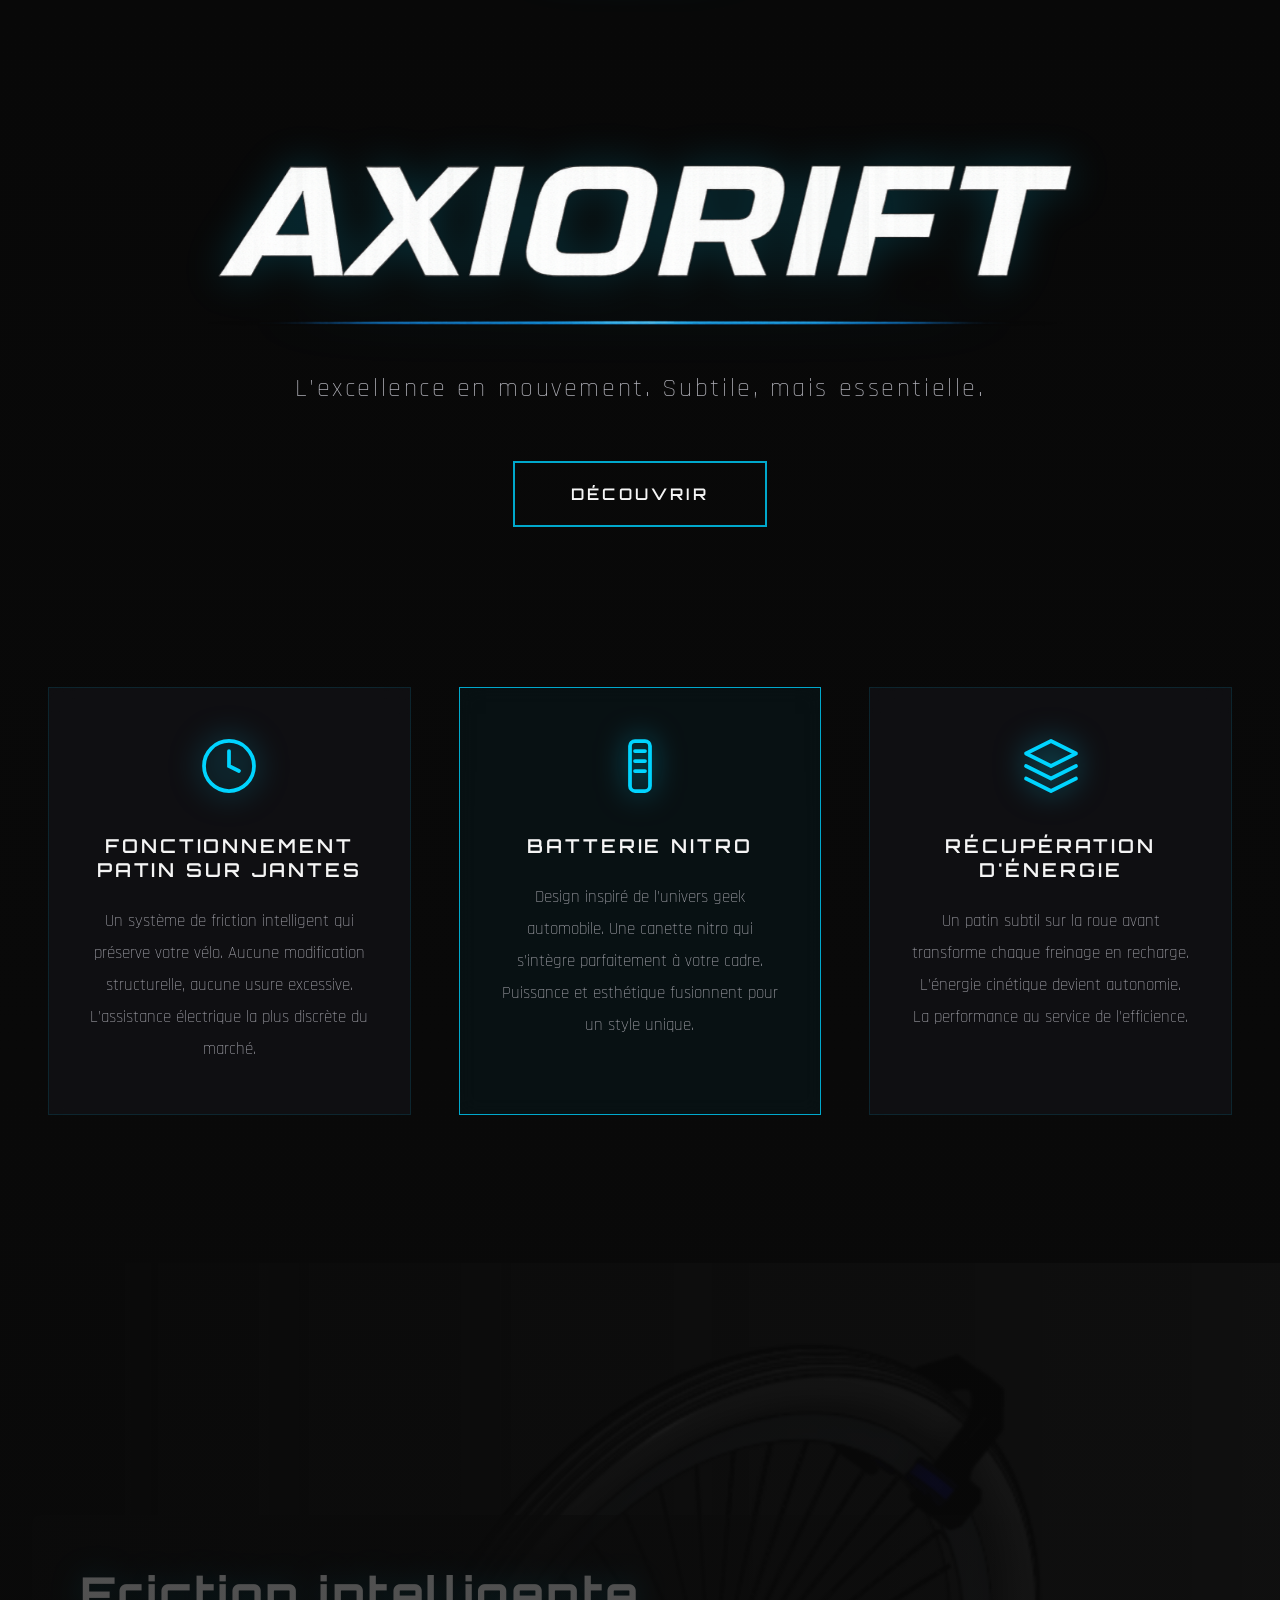
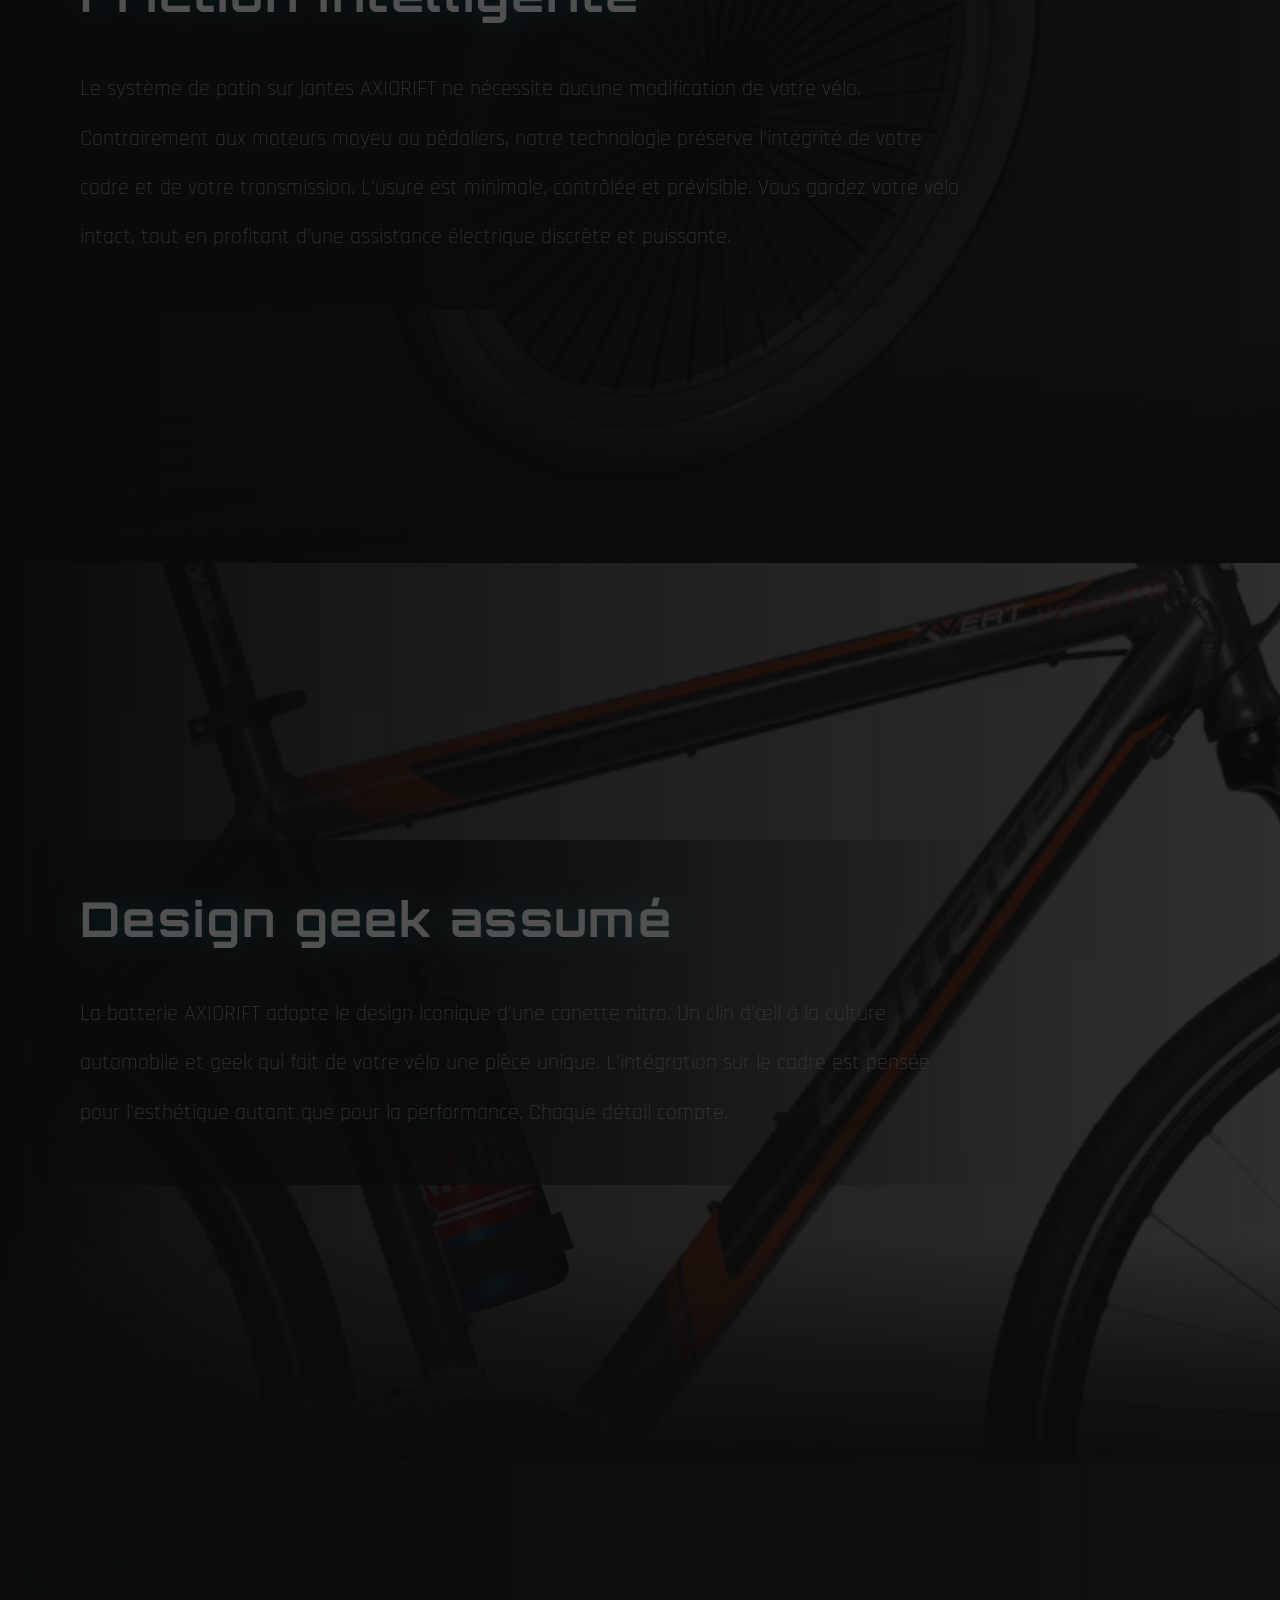
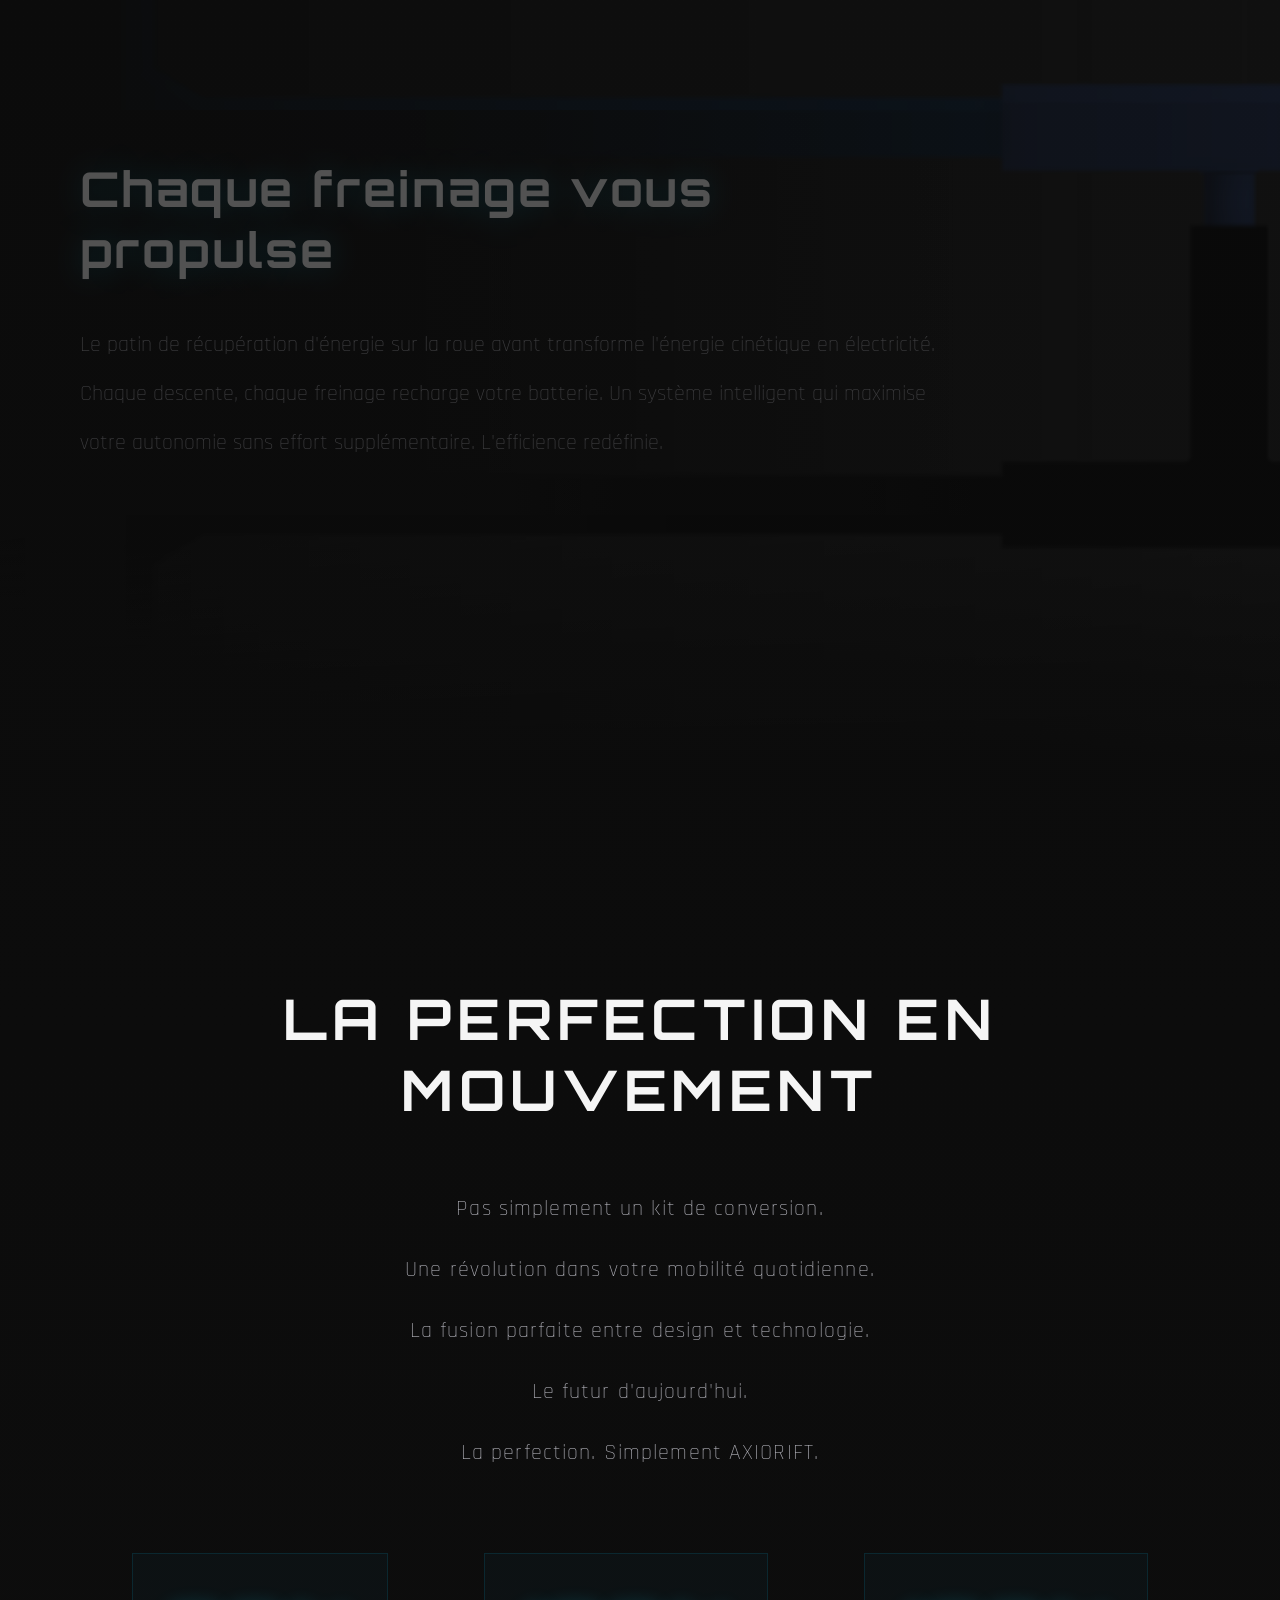
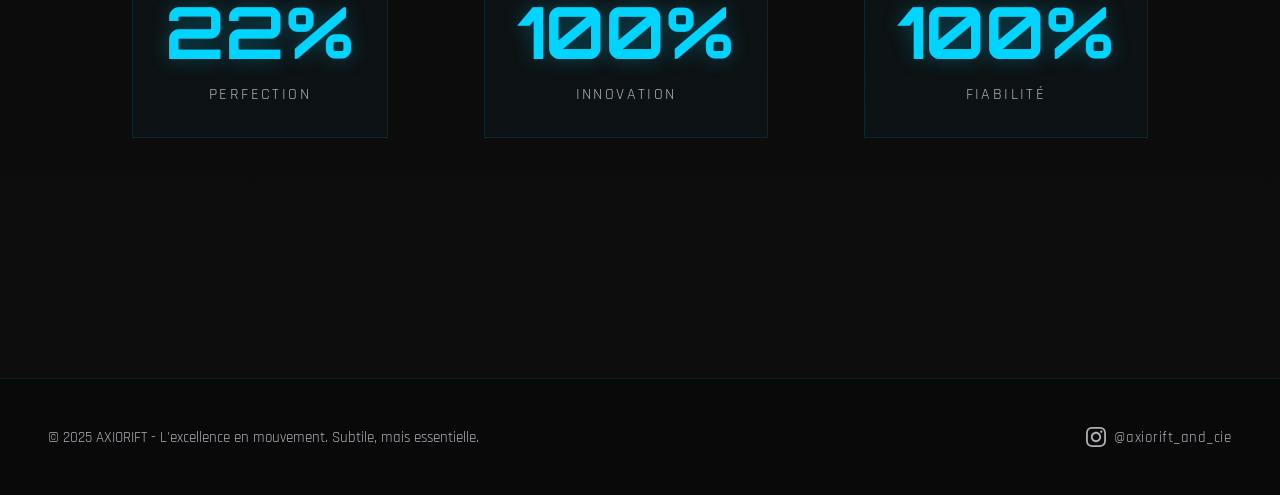
<file: index.html>
<!DOCTYPE html>
<html lang="fr">
<head>
    <meta charset="UTF-8">
    <meta name="viewport" content="width=device-width, initial-scale=1.0">
    <title>AXIORIFT - La Perfection Électrique</title>
    <meta name="description" content="AXIORIFT - Kit de conversion vélo électrique révolutionnaire. Système de friction sur jantes, batterie Nitro design, récupération d'énergie. Créé par 3 lycéens innovants.">
    <meta name="keywords" content="AXIORIFT, vélo électrique, kit conversion, VAE, e-bike, friction jantes, batterie nitro, écologique, innovation">
    <meta name="author" content="AXIORIFT - DJAZIRI Neïl, MORRICE William, BRETHES Rodrigue">
    <meta name="robots" content="index, follow">

    <!-- Open Graph / Facebook -->
    <meta property="og:type" content="website">
    <meta property="og:url" content="https://axiorift.com/">
    <meta property="og:title" content="AXIORIFT - La Perfection Électrique">
    <meta property="og:description" content="Kit de conversion vélo électrique révolutionnaire. Système de friction sur jantes, batterie Nitro design, récupération d'énergie.">
    <meta property="og:image" content="assets/images/logo.png">

    <!-- Twitter -->
    <meta name="twitter:card" content="summary_large_image">
    <meta name="twitter:title" content="AXIORIFT - La Perfection Électrique">
    <meta name="twitter:description" content="Kit de conversion vélo électrique révolutionnaire. Créé par 3 lycéens innovants.">
    <meta name="twitter:image" content="assets/images/logo.png">

    <!-- Favicon -->
    <link rel="icon" type="image/svg+xml" href="assets/images/favicon.svg">
    <link rel="icon" type="image/png" href="assets/images/logo.png">
    <link rel="apple-touch-icon" href="assets/images/logo.png">

    <link rel="stylesheet" href="style.css">
    <link rel="preconnect" href="https://fonts.googleapis.com">
    <link rel="preconnect" href="https://fonts.gstatic.com" crossorigin>
    <link href="https://fonts.googleapis.com/css2?family=Orbitron:wght@400;700;900&family=Rajdhani:wght@300;400;600;700&display=swap" rel="stylesheet">
</head>
<body>
    <header>
        <nav>
            <div class="language-selector">
                <button class="lang-btn active" data-lang="fr">
                    <svg class="flag-icon" width="24" height="18" viewBox="0 0 24 18" xmlns="http://www.w3.org/2000/svg">
                        <rect width="8" height="18" fill="#002395"/>
                        <rect x="8" width="8" height="18" fill="#FFFFFF"/>
                        <rect x="16" width="8" height="18" fill="#ED2939"/>
                    </svg>
                    <span>FR</span>
                </button>
                <button class="lang-btn" data-lang="en">
                    <svg class="flag-icon" width="24" height="18" viewBox="0 0 60 30" xmlns="http://www.w3.org/2000/svg">
                        <rect width="60" height="30" fill="#012169"/>
                        <path d="M0,0 L60,30 M60,0 L0,30" stroke="#FFF" stroke-width="6"/>
                        <path d="M0,0 L60,30 M60,0 L0,30" stroke="#C8102E" stroke-width="4"/>
                        <path d="M30,0 L30,30 M0,15 L60,15" stroke="#FFF" stroke-width="10"/>
                        <path d="M30,0 L30,30 M0,15 L60,15" stroke="#C8102E" stroke-width="6"/>
                    </svg>
                    <span>EN</span>
                </button>
            </div>
            <div class="logo-container">
                <!-- ÉTAPE : Placez votre image logo.png dans le dossier assets/images/ -->
                <img src="assets/images/logo.png" alt="AXIORIFT" class="logo">
            </div>
            <button class="hamburger" aria-label="Menu" aria-expanded="false">
                <span class="hamburger-line"></span>
                <span class="hamburger-line"></span>
                <span class="hamburger-line"></span>
            </button>
            <div class="nav-links">
                <a href="#" class="nav-link active" data-section="kit" data-fr="AXIORIFT kit" data-en="AXIORIFT kit">AXIORIFT kit</a>
                <a href="#" class="nav-link" data-section="processus" data-fr="Notre processus" data-en="Our process">Notre processus</a>
                <a href="#" class="nav-link" data-section="histoire" data-fr="Notre histoire" data-en="Our story">Notre histoire</a>
                <a href="#" class="nav-link" data-section="contact" data-fr="Contact" data-en="Contact">Contact</a>
            </div>
        </nav>
    </header>

    <main>
        <!-- AXIORIFT Kit Section -->
        <div id="kit-section" class="main-section">
            <section class="hero">
                <div class="hero-content">
                    <div class="hero-logo-container">
                        <!-- ÉTAPE : Placez votre image logo.png dans le dossier assets/images/ -->
                        <img src="assets/images/logo.png" alt="AXIORIFT" class="hero-logo">
                    </div>
                    <p class="tagline" data-fr="L'excellence en mouvement. Subtile, mais essentielle." data-en="Excellence in motion. Subtle, but essential.">L'excellence en mouvement. Subtile, mais essentielle.</p>
                    <div class="cta-container">
                        <button class="cta-button">
                            <span data-fr="DÉCOUVRIR" data-en="DISCOVER">DÉCOUVRIR</span>
                            <div class="button-glow"></div>
                        </button>
                    </div>
                </div>
            </section>

            <section class="features">
            <div class="feature-card">
                <div class="feature-icon">
                    <svg width="60" height="60" viewBox="0 0 24 24" fill="none" xmlns="http://www.w3.org/2000/svg">
                        <circle cx="12" cy="12" r="10" stroke="currentColor" stroke-width="1.5"/>
                        <path d="M12 6v6l4 2" stroke="currentColor" stroke-width="1.5" stroke-linecap="round"/>
                    </svg>
                </div>
                <h3 data-fr="FONCTIONNEMENT PATIN SUR JANTES" data-en="RIM PAD OPERATION">FONCTIONNEMENT PATIN SUR JANTES</h3>
                <p data-fr="Un système de friction intelligent qui préserve votre vélo. Aucune modification structurelle, aucune usure excessive. L'assistance électrique la plus discrète du marché." data-en="An intelligent friction system that preserves your bike. No structural modifications, no excessive wear. The most discreet electric assistance on the market.">Un système de friction intelligent qui préserve votre vélo. Aucune modification structurelle, aucune usure excessive. L'assistance électrique la plus discrète du marché.</p>
            </div>

            <div class="feature-card highlight">
                <div class="feature-icon">
                    <svg width="60" height="60" viewBox="0 0 24 24" fill="none" xmlns="http://www.w3.org/2000/svg">
                        <rect x="8" y="2" width="8" height="20" rx="2" stroke="currentColor" stroke-width="1.5"/>
                        <path d="M10 6h4M10 10h4M10 14h4" stroke="currentColor" stroke-width="1.5" stroke-linecap="round"/>
                    </svg>
                </div>
                <h3 data-fr="BATTERIE NITRO" data-en="NITRO BATTERY">BATTERIE NITRO</h3>
                <p data-fr="Design inspiré de l'univers geek automobile. Une canette nitro qui s'intègre parfaitement à votre cadre. Puissance et esthétique fusionnent pour un style unique." data-en="Design inspired by the automotive geek universe. A nitro can that integrates perfectly with your frame. Power and aesthetics merge for a unique style.">Design inspiré de l'univers geek automobile. Une canette nitro qui s'intègre parfaitement à votre cadre. Puissance et esthétique fusionnent pour un style unique.</p>
            </div>

            <div class="feature-card">
                <div class="feature-icon">
                    <svg width="60" height="60" viewBox="0 0 24 24" fill="none" xmlns="http://www.w3.org/2000/svg">
                        <path d="M12 2L2 7l10 5 10-5-10-5z" stroke="currentColor" stroke-width="1.5" stroke-linejoin="round"/>
                        <path d="M2 17l10 5 10-5M2 12l10 5 10-5" stroke="currentColor" stroke-width="1.5" stroke-linecap="round" stroke-linejoin="round"/>
                    </svg>
                </div>
                <h3 data-fr="RÉCUPÉRATION D'ÉNERGIE" data-en="ENERGY RECOVERY">RÉCUPÉRATION D'ÉNERGIE</h3>
                <p data-fr="Un patin subtil sur la roue avant transforme chaque freinage en recharge. L'énergie cinétique devient autonomie. La performance au service de l'efficience." data-en="A subtle pad on the front wheel turns every brake into a recharge. Kinetic energy becomes autonomy. Performance in the service of efficiency.">Un patin subtil sur la roue avant transforme chaque freinage en recharge. L'énergie cinétique devient autonomie. La performance au service de l'efficience.</p>
            </div>
        </section>

        <section class="features-details">
            <div class="feature-detail feature-detail-friction">
                <div class="detail-content">
                    <h3 data-fr="Friction intelligente" data-en="Intelligent friction">Friction intelligente</h3>
                    <p data-fr="Le système de patin sur jantes AXIORIFT ne nécessite aucune modification de votre vélo. Contrairement aux moteurs moyeu ou pédaliers, notre technologie préserve l'intégrité de votre cadre et de votre transmission. L'usure est minimale, contrôlée et prévisible. Vous gardez votre vélo intact, tout en profitant d'une assistance électrique discrète et puissante." data-en="The AXIORIFT rim pad system requires no modifications to your bike. Unlike hub or mid-drive motors, our technology preserves the integrity of your frame and drivetrain. Wear is minimal, controlled and predictable. You keep your bike intact while enjoying discreet and powerful electric assistance.">Le système de patin sur jantes AXIORIFT ne nécessite aucune modification de votre vélo. Contrairement aux moteurs moyeu ou pédaliers, notre technologie préserve l'intégrité de votre cadre et de votre transmission. L'usure est minimale, contrôlée et prévisible. Vous gardez votre vélo intact, tout en profitant d'une assistance électrique discrète et puissante.</p>
                </div>
            </div>

            <div class="feature-detail feature-detail-design">
                <div class="detail-content">
                    <h3 data-fr="Design geek assumé" data-en="Proud geek design">Design geek assumé</h3>
                    <p data-fr="La batterie AXIORIFT adopte le design iconique d'une canette nitro. Un clin d'œil à la culture automobile et geek qui fait de votre vélo une pièce unique. L'intégration sur le cadre est pensée pour l'esthétique autant que pour la performance. Chaque détail compte." data-en="The AXIORIFT battery adopts the iconic design of a nitro can. A nod to automotive and geek culture that makes your bike a unique piece. Frame integration is designed for aesthetics as much as performance. Every detail counts.">La batterie AXIORIFT adopte le design iconique d'une canette nitro. Un clin d'œil à la culture automobile et geek qui fait de votre vélo une pièce unique. L'intégration sur le cadre est pensée pour l'esthétique autant que pour la performance. Chaque détail compte.</p>
                </div>
            </div>

            <div class="feature-detail feature-detail-freinage">
                <div class="detail-content">
                    <h3 data-fr="Chaque freinage vous propulse" data-en="Every braking propels you">Chaque freinage vous propulse</h3>
                    <p data-fr="Le patin de récupération d'énergie sur la roue avant transforme l'énergie cinétique en électricité. Chaque descente, chaque freinage recharge votre batterie. Un système intelligent qui maximise votre autonomie sans effort supplémentaire. L'efficience redéfinie." data-en="The energy recovery pad on the front wheel transforms kinetic energy into electricity. Every descent, every braking recharges your battery. An intelligent system that maximizes your range with no extra effort. Efficiency redefined.">Le patin de récupération d'énergie sur la roue avant transforme l'énergie cinétique en électricité. Chaque descente, chaque freinage recharge votre batterie. Un système intelligent qui maximise votre autonomie sans effort supplémentaire. L'efficience redéfinie.</p>
                </div>
            </div>
        </section>

        <section class="manifesto">
            <div class="manifesto-content">
                <h2 data-fr="LA PERFECTION EN MOUVEMENT" data-en="PERFECTION IN MOTION">LA PERFECTION EN MOUVEMENT</h2>
                <div class="manifesto-text">
                    <p data-fr="Pas simplement un kit de conversion." data-en="Not just a conversion kit.">Pas simplement un kit de conversion.</p>
                    <p data-fr="Une révolution dans votre mobilité quotidienne." data-en="A revolution in your daily mobility.">Une révolution dans votre mobilité quotidienne.</p>
                    <p data-fr="La fusion parfaite entre design et technologie." data-en="The perfect fusion of design and technology.">La fusion parfaite entre design et technologie.</p>
                    <p data-fr="Le futur d'aujourd'hui." data-en="Today's future.">Le futur d'aujourd'hui.</p>
                    <p data-fr="La perfection. Simplement AXIORIFT." data-en="Perfection. Simply AXIORIFT.">La perfection. Simplement AXIORIFT.</p>
                </div>
                <div class="stats">
                    <div class="stat">
                        <span class="stat-number">99%</span>
                        <span class="stat-label" data-fr="Perfection" data-en="Perfection">Perfection</span>
                    </div>
                    <div class="stat">
                        <span class="stat-number">100%</span>
                        <span class="stat-label" data-fr="Innovation" data-en="Innovation">Innovation</span>
                    </div>
                    <div class="stat">
                        <span class="stat-number">100%</span>
                        <span class="stat-label" data-fr="Fiabilité" data-en="Reliability">Fiabilité</span>
                    </div>
                </div>
            </div>
        </section>
        </div>
        <!-- End AXIORIFT Kit Section -->

        <!-- Notre Processus Section -->
        <div id="processus-section" class="main-section" style="display: none;">
            <section class="processus-section">
                <div class="section-content">
                    <h2 data-fr="Notre processus" data-en="Our process">Notre processus</h2>
                    <div class="image-fan">
                        <div class="fan-card fan-card-1">
                            <img src="assets/images/éventail 1.jpg" alt="Processus AXIORIFT 1">
                        </div>
                        <div class="fan-card fan-card-2">
                            <img src="assets/images/éventail 2.jpg" alt="Processus AXIORIFT 2">
                        </div>
                        <div class="fan-card fan-card-3">
                            <img src="assets/images/éventail 3.jpg" alt="Processus AXIORIFT 3">
                        </div>
                    </div>
                    <p class="insta-link">
                        <a href="https://instagram.com/axiorift_and_cie" target="_blank">
                            <span data-fr="Plus de contenu sur notre Instagram" data-en="More content on our Instagram">Plus de contenu sur notre Instagram</span> →
                        </a>
                    </p>
                </div>
            </section>
        </div>

        <!-- Notre Histoire Section -->
        <div id="histoire-section" class="main-section" style="display: none;">
            <section class="histoire-section">
                <div class="section-content">
                    <h2 data-fr="Notre histoire" data-en="Our story">Notre histoire</h2>

                    <div class="story-text">
                        <p data-fr="AXIORIFT est né d'un projet de spécialité SI en classe de première, porté par trois élèves : DJAZIRI Neïl, MORRICE William et BRETHES Rodrigue. Face au coût inaccessible des VAE traditionnels, nous avons développé un kit de conversion révolutionnaire basé sur un système de friction sur jantes." data-en="AXIORIFT was born from an SI specialty project in 11th grade, driven by three students: DJAZIRI Neïl, MORRICE William and BRETHES Rodrigue. Facing the inaccessible cost of traditional e-bikes, we developed a revolutionary conversion kit based on a rim friction system.">AXIORIFT est né d'un projet de spécialité SI en classe de première, porté par trois élèves : DJAZIRI Neïl, MORRICE William et BRETHES Rodrigue. Face au coût inaccessible des VAE traditionnels, nous avons développé un kit de conversion révolutionnaire basé sur un système de friction sur jantes.</p>

                        <p data-fr="AXIORIFT incarne notre conviction que l'âge n'est pas une barrière à l'innovation. Trois lycéens, une vision, une révolution." data-en="AXIORIFT embodies our conviction that age is not a barrier to innovation. Three high school students, one vision, one revolution.">AXIORIFT incarne notre conviction que l'âge n'est pas une barrière à l'innovation. Trois lycéens, une vision, une révolution.</p>
                    </div>
                </div>
            </section>
        </div>

        <!-- Contact Section -->
        <div id="contact-section" class="main-section" style="display: none;">
            <section class="contact-section">
                <div class="section-content">
                    <h2 data-fr="Contactez-nous" data-en="Contact us">Contactez-nous</h2>
                    <p class="contact-intro" data-fr="Une question ? Intéressé par notre kit ? Remplissez le formulaire ci-dessous et nous vous répondrons dans les plus brefs délais." data-en="Have a question? Interested in our kit? Fill out the form below and we'll get back to you as soon as possible.">Une question ? Intéressé par notre kit ? Remplissez le formulaire ci-dessous et nous vous répondrons dans les plus brefs délais.</p>

                    <form class="contact-form" id="contactForm">
                        <div class="form-group">
                            <label for="name" data-fr="Nom complet" data-en="Full name">Nom complet</label>
                            <input type="text" id="name" name="name" required placeholder="Jean Dupont">
                        </div>

                        <div class="form-group">
                            <label for="email" data-fr="Adresse email" data-en="Email address">Adresse email</label>
                            <input type="email" id="email" name="email" required placeholder="jean.dupont@email.com">
                        </div>

                        <div class="form-group">
                            <label for="subject" data-fr="Sujet" data-en="Subject">Sujet</label>
                            <select id="subject" name="subject" required>
                                <option value="" data-fr="Choisir un sujet..." data-en="Choose a subject...">Choisir un sujet...</option>
                                <option value="info" data-fr="Demande d'informations" data-en="Information request">Demande d'informations</option>
                                <option value="preorder" data-fr="Pré-commande" data-en="Pre-order">Pré-commande</option>
                                <option value="partnership" data-fr="Partenariat" data-en="Partnership">Partenariat</option>
                                <option value="press" data-fr="Presse / Média" data-en="Press / Media">Presse / Média</option>
                                <option value="other" data-fr="Autre" data-en="Other">Autre</option>
                            </select>
                        </div>

                        <div class="form-group">
                            <label for="message" data-fr="Votre message" data-en="Your message">Votre message</label>
                            <textarea id="message" name="message" rows="5" required placeholder="Écrivez votre message ici..."></textarea>
                        </div>

                        <button type="submit" class="submit-btn">
                            <span data-fr="Envoyer le message" data-en="Send message">Envoyer le message</span>
                            <svg width="20" height="20" viewBox="0 0 24 24" fill="none" xmlns="http://www.w3.org/2000/svg">
                                <path d="M22 2L11 13M22 2L15 22L11 13M22 2L2 9L11 13" stroke="currentColor" stroke-width="2" stroke-linecap="round" stroke-linejoin="round"/>
                            </svg>
                        </button>
                    </form>

                    <div class="contact-info">
                        <div class="contact-item">
                            <svg width="24" height="24" viewBox="0 0 24 24" fill="none" xmlns="http://www.w3.org/2000/svg">
                                <path d="M4 4h16c1.1 0 2 .9 2 2v12c0 1.1-.9 2-2 2H4c-1.1 0-2-.9-2-2V6c0-1.1.9-2 2-2z" stroke="currentColor" stroke-width="2"/>
                                <polyline points="22,6 12,13 2,6" stroke="currentColor" stroke-width="2"/>
                            </svg>
                            <span>contact@axiorift.com</span>
                        </div>
                        <div class="contact-item">
                            <svg width="24" height="24" viewBox="0 0 24 24" fill="none" xmlns="http://www.w3.org/2000/svg">
                                <path d="M12 2.163c3.204 0 3.584.012 4.85.07 3.252.148 4.771 1.691 4.919 4.919.058 1.265.069 1.645.069 4.849 0 3.205-.012 3.584-.069 4.849-.149 3.225-1.664 4.771-4.919 4.919-1.266.058-1.644.07-4.85.07-3.204 0-3.584-.012-4.849-.07-3.26-.149-4.771-1.699-4.919-4.92-.058-1.265-.07-1.644-.07-4.849 0-3.204.013-3.583.07-4.849.149-3.227 1.664-4.771 4.919-4.919 1.266-.057 1.645-.069 4.849-.069zm0-2.163c-3.259 0-3.667.014-4.947.072-4.358.2-6.78 2.618-6.98 6.98-.059 1.281-.073 1.689-.073 4.948 0 3.259.014 3.668.072 4.948.2 4.358 2.618 6.78 6.98 6.98 1.281.058 1.689.072 4.948.072 3.259 0 3.668-.014 4.948-.072 4.354-.2 6.782-2.618 6.979-6.98.059-1.28.073-1.689.073-4.948 0-3.259-.014-3.667-.072-4.947-.196-4.354-2.617-6.78-6.979-6.98-1.281-.059-1.69-.073-4.949-.073zm0 5.838c-3.403 0-6.162 2.759-6.162 6.162s2.759 6.163 6.162 6.163 6.162-2.759 6.162-6.163c0-3.403-2.759-6.162-6.162-6.162zm0 10.162c-2.209 0-4-1.79-4-4 0-2.209 1.791-4 4-4s4 1.791 4 4c0 2.21-1.791 4-4 4zm6.406-11.845c-.796 0-1.441.645-1.441 1.44s.645 1.44 1.441 1.44c.795 0 1.439-.645 1.439-1.44s-.644-1.44-1.439-1.44z" fill="currentColor"/>
                            </svg>
                            <a href="https://instagram.com/axiorift_and_cie" target="_blank">@axiorift_and_cie</a>
                        </div>
                    </div>
                </div>
            </section>
        </div>
    </main>

    <footer>
        <div class="footer-content">
            <p data-fr="&copy; 2025 AXIORIFT - L'excellence en mouvement. Subtile, mais essentielle." data-en="&copy; 2025 AXIORIFT - Excellence in motion. Subtle, but essential.">&copy; 2025 AXIORIFT - L'excellence en mouvement. Subtile, mais essentielle.</p>
            <div class="footer-links">
                <a href="https://instagram.com/axiorift_and_cie" target="_blank" class="instagram-link">
                    <svg width="20" height="20" viewBox="0 0 24 24" fill="none" xmlns="http://www.w3.org/2000/svg">
                        <path d="M12 2.163c3.204 0 3.584.012 4.85.07 3.252.148 4.771 1.691 4.919 4.919.058 1.265.069 1.645.069 4.849 0 3.205-.012 3.584-.069 4.849-.149 3.225-1.664 4.771-4.919 4.919-1.266.058-1.644.07-4.85.07-3.204 0-3.584-.012-4.849-.07-3.26-.149-4.771-1.699-4.919-4.92-.058-1.265-.07-1.644-.07-4.849 0-3.204.013-3.583.07-4.849.149-3.227 1.664-4.771 4.919-4.919 1.266-.057 1.645-.069 4.849-.069zm0-2.163c-3.259 0-3.667.014-4.947.072-4.358.2-6.78 2.618-6.98 6.98-.059 1.281-.073 1.689-.073 4.948 0 3.259.014 3.668.072 4.948.2 4.358 2.618 6.78 6.98 6.98 1.281.058 1.689.072 4.948.072 3.259 0 3.668-.014 4.948-.072 4.354-.2 6.782-2.618 6.979-6.98.059-1.28.073-1.689.073-4.948 0-3.259-.014-3.667-.072-4.947-.196-4.354-2.617-6.78-6.979-6.98-1.281-.059-1.69-.073-4.949-.073zm0 5.838c-3.403 0-6.162 2.759-6.162 6.162s2.759 6.163 6.162 6.163 6.162-2.759 6.162-6.163c0-3.403-2.759-6.162-6.162-6.162zm0 10.162c-2.209 0-4-1.79-4-4 0-2.209 1.791-4 4-4s4 1.791 4 4c0 2.21-1.791 4-4 4zm6.406-11.845c-.796 0-1.441.645-1.441 1.44s.645 1.44 1.441 1.44c.795 0 1.439-.645 1.439-1.44s-.644-1.44-1.439-1.44z" fill="currentColor"/>
                    </svg>
                    <span>@axiorift_and_cie</span>
                </a>
            </div>
        </div>
    </footer>

    <script src="script.js"></script>
</body>
</html>
</file>
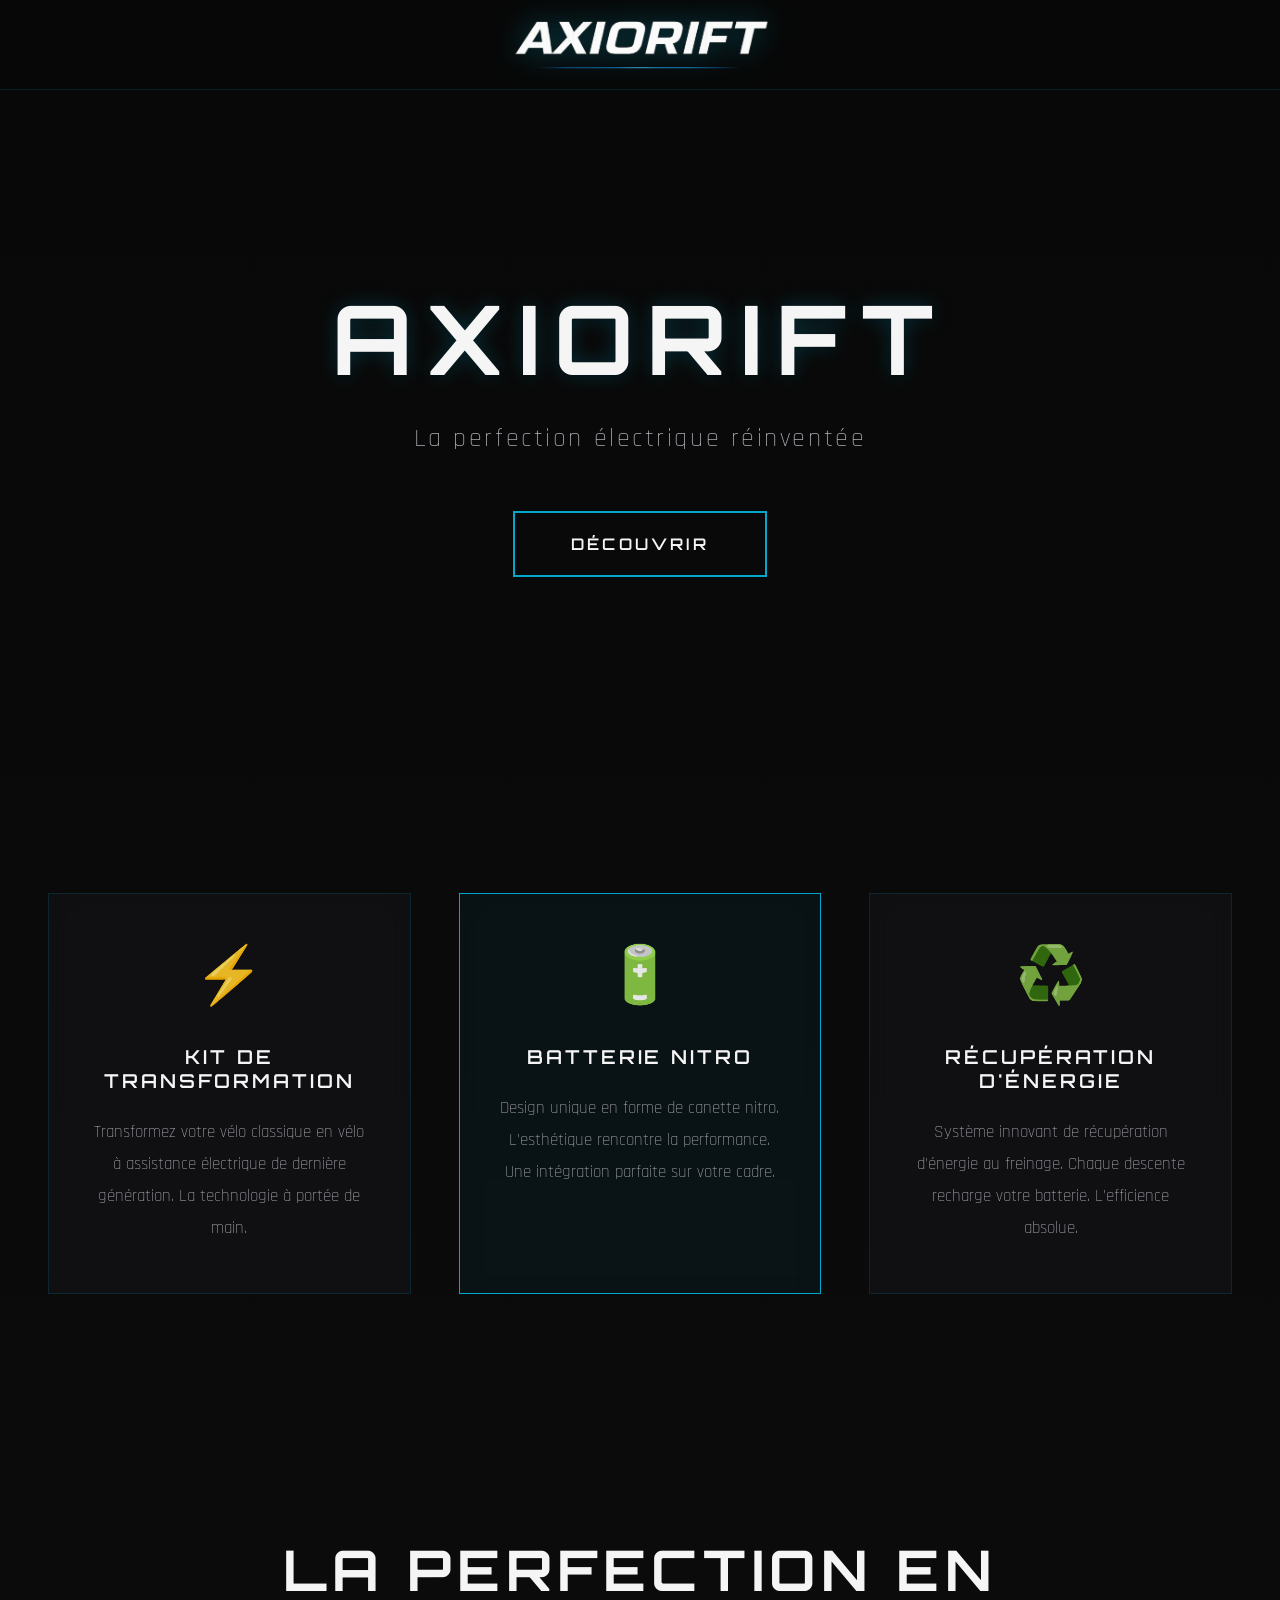
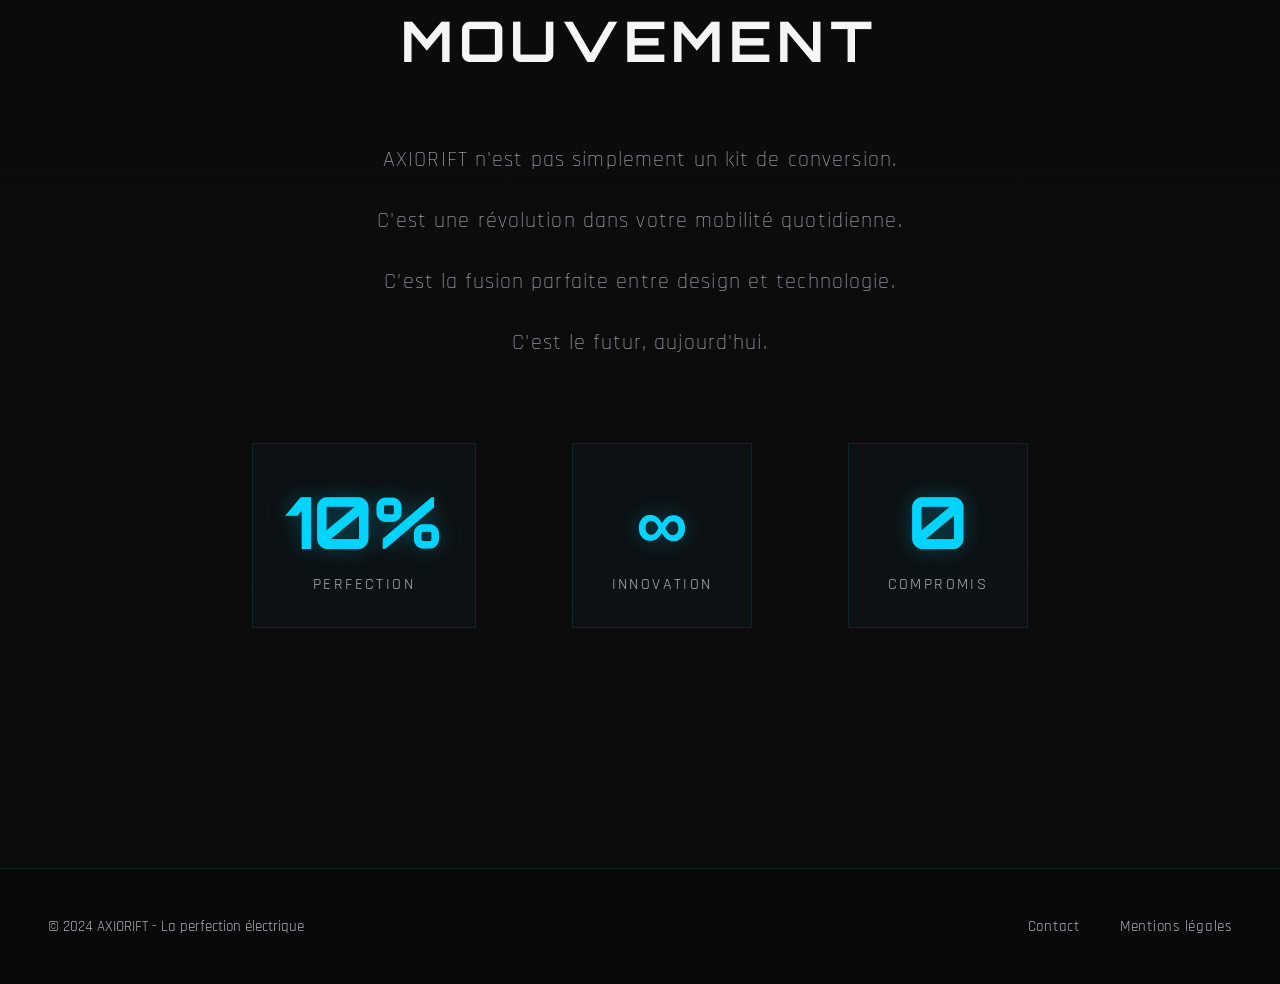
<file: axiorift-standalone.html>
<!DOCTYPE html>
<html lang="fr">
<head>
    <meta charset="UTF-8">
    <meta name="viewport" content="width=device-width, initial-scale=1.0">
    <title>AXIORIFT - La Perfection Électrique</title>
    <link rel="preconnect" href="https://fonts.googleapis.com">
    <link rel="preconnect" href="https://fonts.gstatic.com" crossorigin>
    <link href="https://fonts.googleapis.com/css2?family=Orbitron:wght@400;700;900&family=Rajdhani:wght@300;400;600;700&display=swap" rel="stylesheet">
    <style>
        :root {
            --primary-color: #00a8cc;
            --accent-cyan: #00d4ff;
            --dark-bg: #0d0d0d;
            --darker-bg: #080808;
            --card-bg: rgba(20, 20, 25, 0.6);
            --text-primary: #f5f5f5;
            --text-secondary: #b0b0b8;
            --border-color: rgba(0, 168, 204, 0.15);
            --glow-subtle: 0 0 15px rgba(0, 212, 255, 0.3);
        }

        * {
            margin: 0;
            padding: 0;
            box-sizing: border-box;
        }

        body {
            font-family: 'Rajdhani', sans-serif;
            background: linear-gradient(180deg, var(--darker-bg) 0%, var(--dark-bg) 100%);
            color: var(--text-primary);
            overflow-x: hidden;
            min-height: 100vh;
            padding-top: 90px; /* Hauteur du header fixe */
        }

        /* Header */
        header {
            padding: 0.6rem 0;
            border-bottom: 1px solid var(--border-color);
            background: rgba(8, 8, 8, 0.95);
            backdrop-filter: blur(10px);
            position: fixed;
            top: 0;
            left: 0;
            right: 0;
            z-index: 100;
            transition: transform 0.3s ease-in-out;
        }

        header.hidden {
            transform: translateY(-100%);
        }

        nav {
            max-width: 1400px;
            margin: 0 auto;
            padding: 0 3rem;
        }

        .logo-container {
            display: flex;
            justify-content: center;
        }

        .logo {
            height: 70px;
            filter: drop-shadow(0 0 15px rgba(0, 212, 255, 0.3));
            transition: all 0.4s ease;
        }

        .logo:hover {
            filter: drop-shadow(0 0 30px rgba(0, 212, 255, 0.6));
            transform: translateY(-2px);
        }

        /* Hero Section */
        .hero {
            max-width: 1400px;
            margin: 0 auto;
            padding: 8rem 3rem;
            text-align: center;
            min-height: 75vh;
            display: flex;
            align-items: center;
            justify-content: center;
        }

        .hero-content {
            max-width: 900px;
        }

        .main-title {
            font-family: 'Orbitron', sans-serif;
            font-size: 6rem;
            font-weight: 700;
            color: var(--text-primary);
            text-transform: uppercase;
            letter-spacing: 0.15em;
            margin-bottom: 1.5rem;
            text-shadow:
                0 0 20px rgba(0, 212, 255, 0.2),
                0 2px 4px rgba(0, 0, 0, 0.5);
        }

        .tagline {
            font-size: 1.6rem;
            color: var(--text-secondary);
            margin-bottom: 3.5rem;
            font-weight: 300;
            letter-spacing: 0.1em;
        }

        .cta-container {
            margin-top: 3rem;
        }

        .cta-button {
            position: relative;
            padding: 1.3rem 3.5rem;
            font-family: 'Orbitron', sans-serif;
            font-size: 1rem;
            font-weight: 600;
            color: var(--text-primary);
            background: transparent;
            border: 2px solid var(--primary-color);
            cursor: pointer;
            overflow: hidden;
            transition: all 0.4s ease;
            letter-spacing: 0.2em;
            text-transform: uppercase;
        }

        .cta-button:hover {
            border-color: var(--accent-cyan);
            box-shadow: 0 0 25px rgba(0, 212, 255, 0.3);
            transform: translateY(-3px);
        }

        .cta-button span {
            position: relative;
            z-index: 2;
        }

        .button-glow {
            position: absolute;
            top: 0;
            left: -100%;
            width: 100%;
            height: 100%;
            background: linear-gradient(90deg, transparent, rgba(0, 212, 255, 0.2), transparent);
            transition: left 0.6s ease;
        }

        .cta-button:hover .button-glow {
            left: 100%;
        }

        /* Features Section */
        .features {
            max-width: 1400px;
            margin: 8rem auto;
            padding: 0 3rem;
            display: grid;
            grid-template-columns: repeat(auto-fit, minmax(350px, 1fr));
            gap: 3rem;
        }

        .feature-card {
            background: var(--card-bg);
            border: 1px solid var(--border-color);
            padding: 3rem 2.5rem;
            backdrop-filter: blur(10px);
            transition: all 0.4s ease;
            text-align: center;
        }

        .feature-card:hover {
            transform: translateY(-8px);
            border-color: var(--primary-color);
            box-shadow: 0 10px 40px rgba(0, 0, 0, 0.3), var(--glow-subtle);
        }

        .feature-card.highlight {
            border-color: var(--primary-color);
            background: rgba(0, 168, 204, 0.05);
        }

        .feature-icon {
            font-size: 3.5rem;
            margin-bottom: 2rem;
            opacity: 0.9;
        }

        .feature-card h3 {
            font-family: 'Orbitron', sans-serif;
            font-size: 1.2rem;
            margin-bottom: 1.5rem;
            color: var(--text-primary);
            letter-spacing: 0.15em;
            font-weight: 600;
        }

        .feature-card p {
            color: var(--text-secondary);
            line-height: 1.9;
            font-size: 1.05rem;
            font-weight: 300;
        }

        /* Manifesto Section */
        .manifesto {
            max-width: 1400px;
            margin: 10rem auto;
            padding: 5rem 3rem;
            text-align: center;
        }

        .manifesto-content h2 {
            font-family: 'Orbitron', sans-serif;
            font-size: 3.5rem;
            margin-bottom: 4rem;
            color: var(--text-primary);
            letter-spacing: 0.1em;
            font-weight: 700;
        }

        .manifesto-text {
            max-width: 800px;
            margin: 0 auto 5rem;
        }

        .manifesto-text p {
            font-size: 1.4rem;
            margin-bottom: 1.3rem;
            color: var(--text-secondary);
            font-weight: 300;
            letter-spacing: 0.05em;
            line-height: 1.8;
        }

        .stats {
            display: flex;
            justify-content: center;
            gap: 6rem;
            margin-top: 5rem;
        }

        .stat {
            display: flex;
            flex-direction: column;
            align-items: center;
            padding: 2rem;
            border: 1px solid var(--border-color);
            background: rgba(0, 168, 204, 0.03);
            min-width: 180px;
            transition: all 0.3s ease;
        }

        .stat:hover {
            border-color: var(--primary-color);
            box-shadow: var(--glow-subtle);
            transform: translateY(-5px);
        }

        .stat-number {
            font-family: 'Orbitron', sans-serif;
            font-size: 4.5rem;
            font-weight: 700;
            color: var(--accent-cyan);
            text-shadow: 0 0 20px rgba(0, 212, 255, 0.3);
            margin-bottom: 0.5rem;
        }

        .stat-label {
            font-size: 1rem;
            color: var(--text-secondary);
            text-transform: uppercase;
            letter-spacing: 0.15em;
            font-weight: 400;
        }

        /* Footer */
        footer {
            border-top: 1px solid var(--border-color);
            padding: 3rem 0;
            margin-top: 8rem;
            background: rgba(8, 8, 8, 0.6);
        }

        .footer-content {
            max-width: 1400px;
            margin: 0 auto;
            padding: 0 3rem;
            display: flex;
            justify-content: space-between;
            align-items: center;
            color: var(--text-secondary);
            font-size: 0.95rem;
        }

        .footer-links {
            display: flex;
            gap: 2.5rem;
        }

        .footer-links a {
            color: var(--text-secondary);
            text-decoration: none;
            transition: color 0.3s ease;
            letter-spacing: 0.05em;
        }

        .footer-links a:hover {
            color: var(--accent-cyan);
        }

        /* Responsive */
        @media (max-width: 1024px) {
            .main-title {
                font-size: 4.5rem;
            }

            .stats {
                gap: 3rem;
            }

            .features {
                grid-template-columns: 1fr;
                gap: 2rem;
            }
        }

        @media (max-width: 768px) {
            nav {
                padding: 0 2rem;
            }

            .hero {
                padding: 5rem 2rem;
            }

            .main-title {
                font-size: 3rem;
                letter-spacing: 0.1em;
            }

            .tagline {
                font-size: 1.3rem;
            }

            .manifesto-content h2 {
                font-size: 2.5rem;
            }

            .manifesto-text p {
                font-size: 1.2rem;
            }

            .stats {
                flex-direction: column;
                gap: 2rem;
            }

            .stat {
                width: 100%;
                max-width: 300px;
                margin: 0 auto;
            }

            .footer-content {
                flex-direction: column;
                gap: 1.5rem;
                text-align: center;
            }

            .logo {
                height: 70px;
            }
        }

        @media (max-width: 480px) {
            .main-title {
                font-size: 2.2rem;
            }

            .tagline {
                font-size: 1.1rem;
            }

            .cta-button {
                padding: 1rem 2.5rem;
                font-size: 0.9rem;
            }

            .feature-card {
                padding: 2rem 1.5rem;
            }

            .manifesto {
                padding: 3rem 2rem;
            }
        }
    </style>
</head>
<body>
    <header>
        <nav>
            <div class="logo-container">
                <img src="assets/images/logo.png" alt="AXIORIFT" class="logo">
            </div>
        </nav>
    </header>

    <main>
        <section class="hero">
            <div class="hero-content">
                <h1 class="main-title">AXIORIFT</h1>
                <p class="tagline">La perfection électrique réinventée</p>
                <div class="cta-container">
                    <button class="cta-button">
                        <span>DÉCOUVRIR</span>
                        <div class="button-glow"></div>
                    </button>
                </div>
            </div>
        </section>

        <section class="features">
            <div class="feature-card">
                <div class="feature-icon">⚡</div>
                <h3>KIT DE TRANSFORMATION</h3>
                <p>Transformez votre vélo classique en vélo à assistance électrique de dernière génération. La technologie à portée de main.</p>
            </div>

            <div class="feature-card highlight">
                <div class="feature-icon">🔋</div>
                <h3>BATTERIE NITRO</h3>
                <p>Design unique en forme de canette nitro. L'esthétique rencontre la performance. Une intégration parfaite sur votre cadre.</p>
            </div>

            <div class="feature-card">
                <div class="feature-icon">♻️</div>
                <h3>RÉCUPÉRATION D'ÉNERGIE</h3>
                <p>Système innovant de récupération d'énergie au freinage. Chaque descente recharge votre batterie. L'efficience absolue.</p>
            </div>
        </section>

        <section class="manifesto">
            <div class="manifesto-content">
                <h2>LA PERFECTION EN MOUVEMENT</h2>
                <div class="manifesto-text">
                    <p>AXIORIFT n'est pas simplement un kit de conversion.</p>
                    <p>C'est une révolution dans votre mobilité quotidienne.</p>
                    <p>C'est la fusion parfaite entre design et technologie.</p>
                    <p>C'est le futur, aujourd'hui.</p>
                </div>
                <div class="stats">
                    <div class="stat">
                        <span class="stat-number">99%</span>
                        <span class="stat-label">Perfection</span>
                    </div>
                    <div class="stat">
                        <span class="stat-number">∞</span>
                        <span class="stat-label">Innovation</span>
                    </div>
                    <div class="stat">
                        <span class="stat-number">0</span>
                        <span class="stat-label">Compromis</span>
                    </div>
                </div>
            </div>
        </section>
    </main>

    <footer>
        <div class="footer-content">
            <p>&copy; 2024 AXIORIFT - La perfection électrique</p>
            <div class="footer-links">
                <a href="#">Contact</a>
                <a href="#">Mentions légales</a>
            </div>
        </div>
    </footer>

    <script>
        // Smooth scrolling for CTA button
        document.querySelector('.cta-button').addEventListener('click', function() {
            document.querySelector('.features').scrollIntoView({
                behavior: 'smooth'
            });
        });

        // Subtle glow effect on title hover
        const title = document.querySelector('.main-title');
        if (title) {
            title.addEventListener('mouseenter', function() {
                this.style.textShadow = '0 0 30px rgba(0, 212, 255, 0.4), 0 2px 4px rgba(0, 0, 0, 0.5)';
            });

            title.addEventListener('mouseleave', function() {
                this.style.textShadow = '0 0 20px rgba(0, 212, 255, 0.2), 0 2px 4px rgba(0, 0, 0, 0.5)';
            });
        }

        // Add fade-in animation on scroll
        const observerOptions = {
            threshold: 0.1,
            rootMargin: '0px 0px -50px 0px'
        };

        const observer = new IntersectionObserver(function(entries) {
            entries.forEach(entry => {
                if (entry.isIntersecting) {
                    entry.target.style.opacity = '1';
                    entry.target.style.transform = 'translateY(0)';
                }
            });
        }, observerOptions);

        // Observe all feature cards
        document.querySelectorAll('.feature-card').forEach(card => {
            card.style.opacity = '0';
            card.style.transform = 'translateY(30px)';
            card.style.transition = 'opacity 0.6s ease, transform 0.6s ease';
            observer.observe(card);
        });

        // Observe manifesto section
        const manifesto = document.querySelector('.manifesto-content');
        if (manifesto) {
            manifesto.style.opacity = '0';
            manifesto.style.transform = 'translateY(30px)';
            manifesto.style.transition = 'opacity 0.8s ease, transform 0.8s ease';
            observer.observe(manifesto);
        }

        // Number animation for perfection stat
        function animateNumber(element, target, suffix = '', duration = 1500) {
            let start = 0;
            const increment = target / (duration / 16);

            const timer = setInterval(() => {
                start += increment;
                if (start >= target) {
                    element.textContent = target + suffix;
                    clearInterval(timer);
                } else {
                    element.textContent = Math.floor(start) + suffix;
                }
            }, 16);
        }

        // Trigger number animation when stats are visible
        const statsObserver = new IntersectionObserver(function(entries) {
            entries.forEach(entry => {
                if (entry.isIntersecting) {
                    const perfectionStat = document.querySelector('.stat-number');
                    if (perfectionStat && perfectionStat.textContent === '99%') {
                        perfectionStat.textContent = '0%';
                        setTimeout(() => {
                            animateNumber(perfectionStat, 99, '%', 2000);
                        }, 200);
                    }
                    statsObserver.unobserve(entry.target);
                }
            });
        }, observerOptions);

        const stats = document.querySelector('.stats');
        if (stats) {
            statsObserver.observe(stats);
        }

        // Hide header on scroll down, show on scroll up
        let lastScrollTop = 0;
        const header = document.querySelector('header');
        const scrollThreshold = 50; // Start hiding after 50px of scroll

        window.addEventListener('scroll', function() {
            const scrollTop = window.pageYOffset || document.documentElement.scrollTop;

            if (scrollTop > scrollThreshold) {
                if (scrollTop > lastScrollTop) {
                    // Scrolling down
                    header.classList.add('hidden');
                } else {
                    // Scrolling up
                    header.classList.remove('hidden');
                }
            } else {
                // At the top of the page, always show header
                header.classList.remove('hidden');
            }

            lastScrollTop = scrollTop <= 0 ? 0 : scrollTop;
        }, false);
    </script>
</body>
</html>
</file>
<file: style.css>
:root {
    --primary-color: #00a8cc;
    --accent-cyan: #00d4ff;
    --dark-bg: #0d0d0d;
    --darker-bg: #080808;
    --card-bg: rgba(20, 20, 25, 0.6);
    --text-primary: #f5f5f5;
    --text-secondary: #b0b0b8;
    --border-color: rgba(0, 168, 204, 0.15);
    --glow-subtle: 0 0 15px rgba(0, 212, 255, 0.3);
}

* {
    margin: 0;
    padding: 0;
    box-sizing: border-box;
}

body {
    font-family: 'Rajdhani', sans-serif;
    background: linear-gradient(180deg, var(--darker-bg) 0%, var(--dark-bg) 100%);
    color: var(--text-primary);
    overflow-x: hidden;
    min-height: 100vh;
    padding-top: 90px; /* Hauteur du header fixe */
}

/* Header */
header {
    padding: 0.6rem 0;
    border-bottom: 1px solid var(--border-color);
    background: rgba(8, 8, 8, 0.95);
    backdrop-filter: blur(10px);
    position: fixed;
    top: 0;
    left: 0;
    right: 0;
    z-index: 100;
    transition: transform 0.3s ease-in-out;
}

header.hidden {
    transform: translateY(-100%);
}

nav {
    max-width: 1400px;
    margin: 0 auto;
    padding: 0 3rem;
    display: flex;
    align-items: center;
    justify-content: space-between;
    position: relative;
}

.language-selector {
    display: flex;
    gap: 0.5rem;
}

.lang-btn {
    background: transparent;
    border: 1px solid var(--border-color);
    padding: 0.4rem 0.8rem;
    cursor: pointer;
    border-radius: 4px;
    transition: all 0.3s ease;
    font-size: 1.2rem;
    display: flex;
    align-items: center;
    gap: 0.5rem;
    color: #FFFFFF;
}

.flag-icon {
    display: inline-block;
    border: 1px solid rgba(255, 255, 255, 0.2);
}

.lang-btn:hover {
    border-color: var(--accent-cyan);
    background: rgba(0, 212, 255, 0.1);
}

.lang-btn.active {
    border-color: var(--accent-cyan);
    background: rgba(0, 212, 255, 0.15);
}

.logo-container {
    position: absolute;
    left: 50%;
    transform: translateX(-50%);
    display: flex;
    justify-content: center;
}

/* Hamburger Menu */
.hamburger {
    display: none;
    flex-direction: column;
    justify-content: space-between;
    width: 28px;
    height: 20px;
    background: transparent;
    border: none;
    cursor: pointer;
    padding: 10px;
    margin: -10px;
    box-sizing: content-box;
    z-index: 110;
    -webkit-tap-highlight-color: transparent;
    touch-action: manipulation;
}

.hamburger-line {
    display: block;
    width: 100%;
    height: 2px;
    background: var(--text-primary);
    transition: all 0.3s ease;
    border-radius: 2px;
}

.hamburger.active .hamburger-line:nth-child(1) {
    transform: rotate(45deg) translate(6px, 6px);
}

.hamburger.active .hamburger-line:nth-child(2) {
    opacity: 0;
}

.hamburger.active .hamburger-line:nth-child(3) {
    transform: rotate(-45deg) translate(6px, -6px);
}

.nav-links {
    display: flex;
    gap: 2rem;
}

.nav-links a {
    color: var(--text-primary);
    text-decoration: none;
    font-family: 'Rajdhani', sans-serif;
    font-size: 1rem;
    font-weight: 600;
    transition: color 0.3s ease;
}

.nav-links a:hover {
    color: var(--accent-cyan);
}

.nav-links a.active {
    color: var(--accent-cyan);
    border-bottom: 2px solid var(--accent-cyan);
    padding-bottom: 0.2rem;
}

.logo {
    height: 70px;
    filter: drop-shadow(0 0 15px rgba(0, 212, 255, 0.3));
    transition: all 0.4s ease;
}

.logo:hover {
    filter: drop-shadow(0 0 30px rgba(0, 212, 255, 0.6));
    transform: translateY(-2px);
}

/* Hero Section */
.hero {
    max-width: 1400px;
    margin: 0 auto;
    padding: 2rem 3rem;
    text-align: center;
    min-height: 50vh;
    display: flex;
    align-items: center;
    justify-content: center;
}

.hero-content {
    max-width: 900px;
    margin: 0 auto;
    width: 100%;
}

.hero-logo-container {
    margin-bottom: 0.5rem;
    display: flex;
    justify-content: center;
    align-items: center;
    width: 100%;
}

.hero-logo {
    width: 100%;
    max-width: 700px;
    height: auto;
    filter: drop-shadow(0 0 20px rgba(0, 212, 255, 0.2));
    transition: all 0.4s ease;
    display: block;
    margin: 0 auto;
}

.hero-logo:hover {
    filter: drop-shadow(0 0 30px rgba(0, 212, 255, 0.4));
    transform: translateY(-3px);
}

.tagline {
    font-size: 1.6rem;
    color: var(--text-secondary);
    margin-bottom: 3.5rem;
    font-weight: 300;
    letter-spacing: 0.1em;
}

.cta-container {
    margin-top: 3rem;
}

.cta-button {
    position: relative;
    padding: 1.3rem 3.5rem;
    font-family: 'Orbitron', sans-serif;
    font-size: 1rem;
    font-weight: 600;
    color: var(--text-primary);
    background: transparent;
    border: 2px solid var(--primary-color);
    cursor: pointer;
    overflow: hidden;
    transition: all 0.4s ease;
    letter-spacing: 0.2em;
    text-transform: uppercase;
}

.cta-button:hover {
    border-color: var(--accent-cyan);
    box-shadow: 0 0 25px rgba(0, 212, 255, 0.3);
    transform: translateY(-3px);
}

.cta-button span {
    position: relative;
    z-index: 2;
}

.button-glow {
    position: absolute;
    top: 0;
    left: -100%;
    width: 100%;
    height: 100%;
    background: linear-gradient(90deg, transparent, rgba(0, 212, 255, 0.2), transparent);
    transition: left 0.6s ease;
}

.cta-button:hover .button-glow {
    left: 100%;
}

/* Features Section */
.features {
    max-width: 1400px;
    margin: 8rem auto;
    padding: 0 3rem;
    display: grid;
    grid-template-columns: repeat(auto-fit, minmax(350px, 1fr));
    gap: 3rem;
}

.feature-card {
    background: var(--card-bg);
    border: 1px solid var(--border-color);
    padding: 3rem 2.5rem;
    backdrop-filter: blur(10px);
    transition: all 0.4s ease;
    text-align: center;
}

.feature-card:hover {
    transform: translateY(-8px);
    border-color: var(--primary-color);
    box-shadow: 0 10px 40px rgba(0, 0, 0, 0.3), var(--glow-subtle);
}

.feature-card.highlight {
    border-color: var(--primary-color);
    background: rgba(0, 168, 204, 0.05);
}

.feature-icon {
    margin-bottom: 2rem;
    color: var(--accent-cyan);
    filter: drop-shadow(0 0 15px rgba(0, 212, 255, 0.6));
    transition: all 0.4s ease;
}

.feature-icon svg {
    width: 60px;
    height: 60px;
}

.feature-card:hover .feature-icon {
    filter: drop-shadow(0 0 25px rgba(0, 212, 255, 0.9));
    transform: scale(1.1);
}

.feature-card h3 {
    font-family: 'Orbitron', sans-serif;
    font-size: 1.2rem;
    margin-bottom: 1.5rem;
    color: var(--text-primary);
    letter-spacing: 0.15em;
    font-weight: 600;
}

.feature-card p {
    color: var(--text-secondary);
    line-height: 1.9;
    font-size: 1.05rem;
    font-weight: 300;
}

/* Features Details Section */
.features-details {
    width: 100vw;
    margin: 0;
    padding: 0;
    display: flex;
    flex-direction: column;
    position: relative;
}

.feature-detail {
    min-height: 100vh;
    width: 100%;
    padding: 8rem 2rem 8rem 2rem;
    border-radius: 0;
    border: none;
    position: relative;
    overflow: hidden;
    display: flex;
    align-items: center;
    justify-content: flex-start;
    transition: opacity 1s ease, transform 1s ease;
}

.feature-detail::after {
    content: '';
    position: absolute;
    bottom: 0;
    left: 0;
    width: 100%;
    height: 25%;
    background: linear-gradient(to bottom,
        rgba(13, 13, 13, 0) 0%,
        rgba(13, 13, 13, 0.7) 60%,
        rgba(13, 13, 13, 0.95) 100%
    );
    pointer-events: none;
    z-index: 3;
}

/* Feature Detail with Background Images */
.feature-detail-friction,
.feature-detail-design,
.feature-detail-freinage {
    position: relative;
}

.feature-detail-friction::before,
.feature-detail-design::before,
.feature-detail-freinage::before {
    content: '';
    position: absolute;
    top: 0;
    left: 0;
    width: 100%;
    height: 100%;
    background-size: cover;
    background-position: center;
    background-repeat: no-repeat;
    z-index: 1;
}

/* Friction section - image background */
.feature-detail-friction {
    background: transparent !important;
}

.feature-detail-friction::before {
    background-image: url('assets/images/friction image.png');
    mask-image: linear-gradient(to right,
        rgba(0,0,0,0) 0%,
        rgba(0,0,0,0.3) 20%,
        rgba(0,0,0,0.6) 50%,
        rgba(0,0,0,0.8) 80%,
        rgba(0,0,0,1) 100%
    );
    -webkit-mask-image: linear-gradient(to right,
        rgba(0,0,0,0) 0%,
        rgba(0,0,0,0.3) 20%,
        rgba(0,0,0,0.6) 50%,
        rgba(0,0,0,0.8) 80%,
        rgba(0,0,0,1) 100%
    );
    opacity: 0.5;
}

/* Freinage section - image background */
.feature-detail-freinage {
    background: transparent !important;
}

.feature-detail-freinage::before {
    background-image: url('assets/images/freinage image.png');
    mask-image: linear-gradient(to right,
        rgba(0,0,0,0) 0%,
        rgba(0,0,0,0.3) 20%,
        rgba(0,0,0,0.6) 50%,
        rgba(0,0,0,0.8) 80%,
        rgba(0,0,0,1) 100%
    );
    -webkit-mask-image: linear-gradient(to right,
        rgba(0,0,0,0) 0%,
        rgba(0,0,0,0.3) 20%,
        rgba(0,0,0,0.6) 50%,
        rgba(0,0,0,0.8) 80%,
        rgba(0,0,0,1) 100%
    );
    opacity: 0.5;
}

/* Design section - image background */
.feature-detail-design {
    background: transparent !important;
}

.feature-detail-design::before {
    background-image: url('assets/images/Design sans titre.png');
    mask-image: linear-gradient(to right,
        rgba(0,0,0,0) 0%,
        rgba(0,0,0,0.3) 20%,
        rgba(0,0,0,0.6) 50%,
        rgba(0,0,0,0.8) 80%,
        rgba(0,0,0,1) 100%
    );
    -webkit-mask-image: linear-gradient(to right,
        rgba(0,0,0,0) 0%,
        rgba(0,0,0,0.3) 20%,
        rgba(0,0,0,0.6) 50%,
        rgba(0,0,0,0.8) 80%,
        rgba(0,0,0,1) 100%
    );
    opacity: 0.5;
}

/* Overlay gradient for readability */
.feature-detail-friction .detail-content,
.feature-detail-design .detail-content,
.feature-detail-freinage .detail-content {
    background: linear-gradient(to right,
        rgba(13, 13, 13, 0.95) 0%,
        rgba(13, 13, 13, 0.85) 40%,
        rgba(13, 13, 13, 0.4) 70%,
        transparent 100%
    );
    padding: 3rem 4rem 3rem 3rem;
    border-radius: 8px;
}

.detail-content {
    position: relative;
    z-index: 4;
    max-width: 1000px;
    padding: 2rem 4rem 2rem 0;
    text-align: left !important;
}

.detail-content h3 {
    font-family: 'Orbitron', sans-serif;
    font-size: 3rem;
    margin-bottom: 2.5rem;
    color: var(--text-primary);
    letter-spacing: 0.05em;
    text-shadow: 0 0 30px rgba(0, 212, 255, 0.4);
    text-align: left !important;
}

.detail-content p {
    font-size: 1.4rem;
    line-height: 2.2;
    color: var(--text-secondary);
    font-weight: 300;
    text-align: left !important;
}

/* Manifesto Section */
.manifesto {
    max-width: 1400px;
    margin: 10rem auto;
    padding: 5rem 3rem;
    text-align: center;
}

.manifesto-content h2 {
    font-family: 'Orbitron', sans-serif;
    font-size: 3.5rem;
    margin-bottom: 4rem;
    color: var(--text-primary);
    letter-spacing: 0.1em;
    font-weight: 700;
}

.manifesto-text {
    max-width: 800px;
    margin: 0 auto 5rem;
}

.manifesto-text p {
    font-size: 1.4rem;
    margin-bottom: 1.3rem;
    color: var(--text-secondary);
    font-weight: 300;
    letter-spacing: 0.05em;
    line-height: 1.8;
}

.stats {
    display: flex;
    justify-content: center;
    gap: 6rem;
    margin-top: 5rem;
}

.stat {
    display: flex;
    flex-direction: column;
    align-items: center;
    padding: 2rem;
    border: 1px solid var(--border-color);
    background: rgba(0, 168, 204, 0.03);
    min-width: 180px;
    transition: all 0.3s ease;
}

.stat:hover {
    border-color: var(--primary-color);
    box-shadow: var(--glow-subtle);
    transform: translateY(-5px);
}

.stat-number {
    font-family: 'Orbitron', sans-serif;
    font-size: 4.5rem;
    font-weight: 700;
    color: var(--accent-cyan);
    text-shadow: 0 0 20px rgba(0, 212, 255, 0.3);
    margin-bottom: 0.5rem;
}

.stat-label {
    font-size: 1rem;
    color: var(--text-secondary);
    text-transform: uppercase;
    letter-spacing: 0.15em;
    font-weight: 400;
}

/* Processus & Histoire Sections */
.processus-section,
.histoire-section {
    max-width: 1400px;
    margin: 8rem auto;
    padding: 6rem 3rem;
    text-align: center;
    background: rgba(20, 20, 25, 0.3);
    border-radius: 8px;
    border: 1px solid var(--border-color);
}

.section-content h2 {
    font-family: 'Orbitron', sans-serif;
    font-size: 2.5rem;
    color: var(--accent-cyan);
    margin-bottom: 2rem;
    letter-spacing: 0.1em;
}

.section-content p {
    font-size: 1.2rem;
    color: var(--text-secondary);
}

.video-container {
    max-width: 450px;
    margin: 3rem auto;
    padding: 1.5rem;
    background: rgba(0, 0, 0, 0.4);
    border: 1px solid var(--border-color);
    border-radius: 8px;
    box-shadow: 0 8px 32px rgba(0, 0, 0, 0.3);
    transition: all 0.4s ease;
}

.video-container:hover {
    border-color: var(--accent-cyan);
    box-shadow: 0 8px 32px rgba(0, 212, 255, 0.2);
}

.process-video {
    width: 100%;
    height: auto;
    border-radius: 4px;
    display: block;
    background: #000;
    box-shadow: 0 4px 16px rgba(0, 0, 0, 0.5);
}

/* Image Fan / Éventail */
.image-fan {
    position: relative;
    width: 100%;
    max-width: 600px;
    height: 400px;
    margin: 4rem auto;
    perspective: 1000px;
}

.fan-card {
    position: absolute;
    width: 280px;
    height: 350px;
    left: 50%;
    top: 50%;
    transform-origin: bottom center;
    transition: all 0.5s cubic-bezier(0.4, 0, 0.2, 1);
    cursor: pointer;
    border-radius: 12px;
    overflow: hidden;
    box-shadow: 0 15px 40px rgba(0, 0, 0, 0.5);
    border: 2px solid var(--border-color);
}

.fan-card img {
    width: 100%;
    height: 100%;
    object-fit: cover;
    transition: transform 0.5s ease;
}

.fan-card::after {
    content: '';
    position: absolute;
    inset: 0;
    background: linear-gradient(
        to bottom,
        transparent 60%,
        rgba(0, 0, 0, 0.7) 100%
    );
    pointer-events: none;
}

/* Position des cartes en éventail */
.fan-card-1 {
    transform: translate(-50%, -50%) rotate(-15deg) translateX(-120px);
    z-index: 1;
}

.fan-card-2 {
    transform: translate(-50%, -50%) rotate(0deg);
    z-index: 3;
}

.fan-card-3 {
    transform: translate(-50%, -50%) rotate(15deg) translateX(120px);
    z-index: 1;
}

/* Hover effects */
.fan-card:hover {
    z-index: 10;
    transform: translate(-50%, -55%) rotate(0deg) scale(1.1);
    border-color: var(--accent-cyan);
    box-shadow: 0 25px 60px rgba(0, 212, 255, 0.3);
}

.fan-card:hover img {
    transform: scale(1.05);
}

/* Glow effect on hover */
.fan-card::before {
    content: '';
    position: absolute;
    inset: -2px;
    background: linear-gradient(45deg, var(--accent-cyan), var(--primary-color));
    border-radius: 14px;
    z-index: -1;
    opacity: 0;
    transition: opacity 0.4s ease;
}

.fan-card:hover::before {
    opacity: 1;
}

/* Responsive */
@media (max-width: 768px) {
    .image-fan {
        height: 320px;
        max-width: 100%;
    }

    .fan-card {
        width: 180px;
        height: 240px;
    }

    .fan-card-1 {
        transform: translate(-50%, -50%) rotate(-12deg) translateX(-70px);
    }

    .fan-card-3 {
        transform: translate(-50%, -50%) rotate(12deg) translateX(70px);
    }
}

@media (max-width: 480px) {
    .image-fan {
        height: 280px;
    }

    .fan-card {
        width: 140px;
        height: 190px;
    }

    .fan-card-1 {
        transform: translate(-50%, -50%) rotate(-10deg) translateX(-50px);
    }

    .fan-card-3 {
        transform: translate(-50%, -50%) rotate(10deg) translateX(50px);
    }
}

.insta-link {
    text-align: center;
    margin-top: 2rem;
    font-size: 1.2rem;
}

.insta-link a {
    color: var(--accent-cyan);
    text-decoration: none;
    font-weight: 500;
    transition: all 0.3s ease;
    display: inline-flex;
    align-items: center;
    gap: 0.5rem;
}

.insta-link a:hover {
    color: #FFFFFF;
    transform: translateX(5px);
}

.story-text {
    max-width: 1000px;
    margin: 0 auto;
    text-align: left;
}

.story-text p {
    font-size: 1.3rem;
    line-height: 2;
    color: var(--text-secondary);
    margin-bottom: 2rem;
    font-weight: 300;
    text-align: justify;
}

.story-text p:last-child {
    text-align: center;
    font-size: 1.5rem;
    font-weight: 600;
    color: var(--accent-cyan);
    margin-top: 3rem;
    letter-spacing: 0.05em;
}

/* Contact Section */
.contact-section {
    max-width: 1400px;
    margin: 4rem auto;
    padding: 4rem 3rem;
    text-align: center;
    background: rgba(20, 20, 25, 0.3);
    border-radius: 8px;
    border: 1px solid var(--border-color);
}

.contact-intro {
    font-size: 1.2rem;
    color: var(--text-secondary);
    max-width: 600px;
    margin: 0 auto 3rem;
    line-height: 1.8;
}

.contact-form {
    max-width: 550px;
    margin: 0 auto;
    text-align: left;
}

.form-group {
    margin-bottom: 1.5rem;
}

.form-group label {
    display: block;
    font-size: 0.95rem;
    font-weight: 600;
    color: var(--text-primary);
    margin-bottom: 0.5rem;
    letter-spacing: 0.05em;
}

.form-group input,
.form-group select,
.form-group textarea {
    width: 100%;
    padding: 1rem 1.2rem;
    font-family: 'Rajdhani', sans-serif;
    font-size: 1rem;
    color: var(--text-primary);
    background: rgba(13, 13, 13, 0.8);
    border: 1px solid var(--border-color);
    border-radius: 4px;
    transition: all 0.3s ease;
}

.form-group input:focus,
.form-group select:focus,
.form-group textarea:focus {
    outline: none;
    border-color: var(--accent-cyan);
    box-shadow: 0 0 15px rgba(0, 212, 255, 0.2);
}

.form-group input::placeholder,
.form-group textarea::placeholder {
    color: var(--text-secondary);
    opacity: 0.6;
}

.form-group select {
    cursor: pointer;
    appearance: none;
    background-image: url("data:image/svg+xml,%3Csvg xmlns='http://www.w3.org/2000/svg' width='12' height='12' viewBox='0 0 12 12'%3E%3Cpath fill='%2300d4ff' d='M6 8L1 3h10z'/%3E%3C/svg%3E");
    background-repeat: no-repeat;
    background-position: right 1rem center;
}

.form-group select option {
    background: var(--dark-bg);
    color: var(--text-primary);
}

.form-group textarea {
    resize: vertical;
    min-height: 120px;
}

.submit-btn {
    display: inline-flex;
    align-items: center;
    gap: 0.8rem;
    padding: 1.2rem 2.5rem;
    font-family: 'Orbitron', sans-serif;
    font-size: 0.95rem;
    font-weight: 600;
    color: var(--text-primary);
    background: linear-gradient(135deg, rgba(0, 168, 204, 0.3), rgba(0, 212, 255, 0.1));
    border: 2px solid var(--primary-color);
    border-radius: 4px;
    cursor: pointer;
    transition: all 0.4s ease;
    letter-spacing: 0.1em;
    text-transform: uppercase;
    margin-top: 1rem;
}

.submit-btn:hover {
    background: linear-gradient(135deg, rgba(0, 168, 204, 0.5), rgba(0, 212, 255, 0.2));
    border-color: var(--accent-cyan);
    box-shadow: 0 0 25px rgba(0, 212, 255, 0.4);
    transform: translateY(-2px);
}

.submit-btn svg {
    transition: transform 0.3s ease;
}

.submit-btn:hover svg {
    transform: translateX(5px);
}

.contact-info {
    display: flex;
    justify-content: center;
    gap: 3rem;
    margin-top: 4rem;
    padding-top: 3rem;
    border-top: 1px solid var(--border-color);
}

.contact-item {
    display: flex;
    align-items: center;
    gap: 0.8rem;
    color: var(--text-secondary);
    font-size: 1.1rem;
}

.contact-item svg {
    color: var(--accent-cyan);
    flex-shrink: 0;
}

.contact-item a {
    color: var(--accent-cyan);
    text-decoration: none;
    transition: color 0.3s ease;
}

.contact-item a:hover {
    color: #fff;
}

/* Footer */
footer {
    border-top: 1px solid var(--border-color);
    padding: 3rem 0;
    margin-top: 8rem;
    background: rgba(8, 8, 8, 0.6);
}

.footer-content {
    max-width: 1400px;
    margin: 0 auto;
    padding: 0 3rem;
    display: flex;
    justify-content: space-between;
    align-items: center;
    color: var(--text-secondary);
    font-size: 0.95rem;
}

.footer-links {
    display: flex;
    gap: 2.5rem;
}

.footer-links a {
    color: var(--text-secondary);
    text-decoration: none;
    transition: color 0.3s ease;
    letter-spacing: 0.05em;
}

.footer-links a:hover {
    color: var(--accent-cyan);
}

.instagram-link {
    display: inline-flex;
    align-items: center;
    gap: 0.5rem;
}

.instagram-link svg {
    transition: all 0.3s ease;
}

.instagram-link:hover svg {
    transform: scale(1.1);
    filter: drop-shadow(0 0 8px rgba(0, 212, 255, 0.6));
}

/* Responsive */
@media (max-width: 1024px) {
    .hero-logo {
        max-width: 600px;
    }

    .stats {
        gap: 3rem;
    }

    .features {
        grid-template-columns: 1fr;
        gap: 2rem;
    }
}

/* Mobile Portrait - Hamburger Menu */
@media (max-width: 768px) and (orientation: portrait),
       (max-width: 568px) {
    nav {
        padding: 0 1rem;
        flex-wrap: wrap;
    }

    .hamburger {
        display: flex;
        order: 3;
        position: relative;
        z-index: 120;
    }

    .language-selector {
        order: 1;
    }

    .logo-container {
        order: 2;
        position: static;
        transform: none;
        flex: 1;
        display: flex;
        justify-content: center;
    }

    .logo {
        height: 45px;
    }

    .nav-links {
        order: 4;
        position: fixed;
        top: 0;
        right: -100%;
        width: 280px;
        height: 100vh;
        height: 100dvh;
        flex-direction: column;
        background: rgba(8, 8, 8, 0.98);
        backdrop-filter: blur(20px);
        -webkit-backdrop-filter: blur(20px);
        padding: 5rem 2rem 2rem;
        gap: 0;
        transition: right 0.4s ease;
        border-left: 1px solid var(--border-color);
        z-index: 115;
        overflow-y: auto;
    }

    .nav-links.active {
        right: 0;
    }

    .nav-links a {
        padding: 1.2rem 0;
        font-size: 1.2rem;
        border-bottom: 1px solid var(--border-color);
        width: 100%;
        display: block;
    }

    .nav-links a:last-child {
        border-bottom: none;
    }

    .nav-links a.active {
        border-bottom: 1px solid var(--border-color);
        padding-bottom: 1.2rem;
    }

    /* Mobile menu overlay */
    .nav-overlay {
        position: fixed;
        top: 0;
        left: 0;
        width: 100%;
        height: 100%;
        height: 100dvh;
        background: rgba(0, 0, 0, 0.6);
        opacity: 0;
        visibility: hidden;
        transition: all 0.3s ease;
        z-index: 110;
    }

    .nav-overlay.active {
        opacity: 1;
        visibility: visible;
    }

    .hero {
        padding: 3rem 1.5rem;
    }

    .hero-logo {
        max-width: 90%;
    }

    .tagline {
        font-size: 1.1rem;
    }

    .feature-detail {
        padding: 4rem 1.5rem;
        min-height: 80vh;
    }

    .detail-content {
        padding: 2rem;
    }

    .detail-content h3 {
        font-size: 2rem;
    }

    .detail-content p {
        font-size: 1.2rem;
    }

    .manifesto-content h2 {
        font-size: 2.5rem;
    }

    .manifesto-text p {
        font-size: 1.2rem;
    }

    .stats {
        flex-direction: column;
        gap: 2rem;
    }

    .stat {
        width: 100%;
        max-width: 300px;
        margin: 0 auto;
    }

    .footer-content {
        flex-direction: column;
        gap: 1.5rem;
        text-align: center;
    }

    .logo {
        height: 50px;
    }

    /* Contact responsive */
    .contact-section {
        padding: 3rem 1.5rem;
        margin: 2rem 1rem;
    }

    .contact-info {
        flex-direction: column;
        gap: 1.5rem;
    }

    .contact-item {
        justify-content: center;
    }
}

@media (max-width: 480px) {
    .hero-logo {
        max-width: 100%;
    }

    .tagline {
        font-size: 1.1rem;
    }

    .cta-button {
        padding: 1rem 2.5rem;
        font-size: 0.9rem;
    }

    .feature-card {
        padding: 2rem 1.5rem;
    }

    .manifesto {
        padding: 3rem 2rem;
    }
}
</file>
